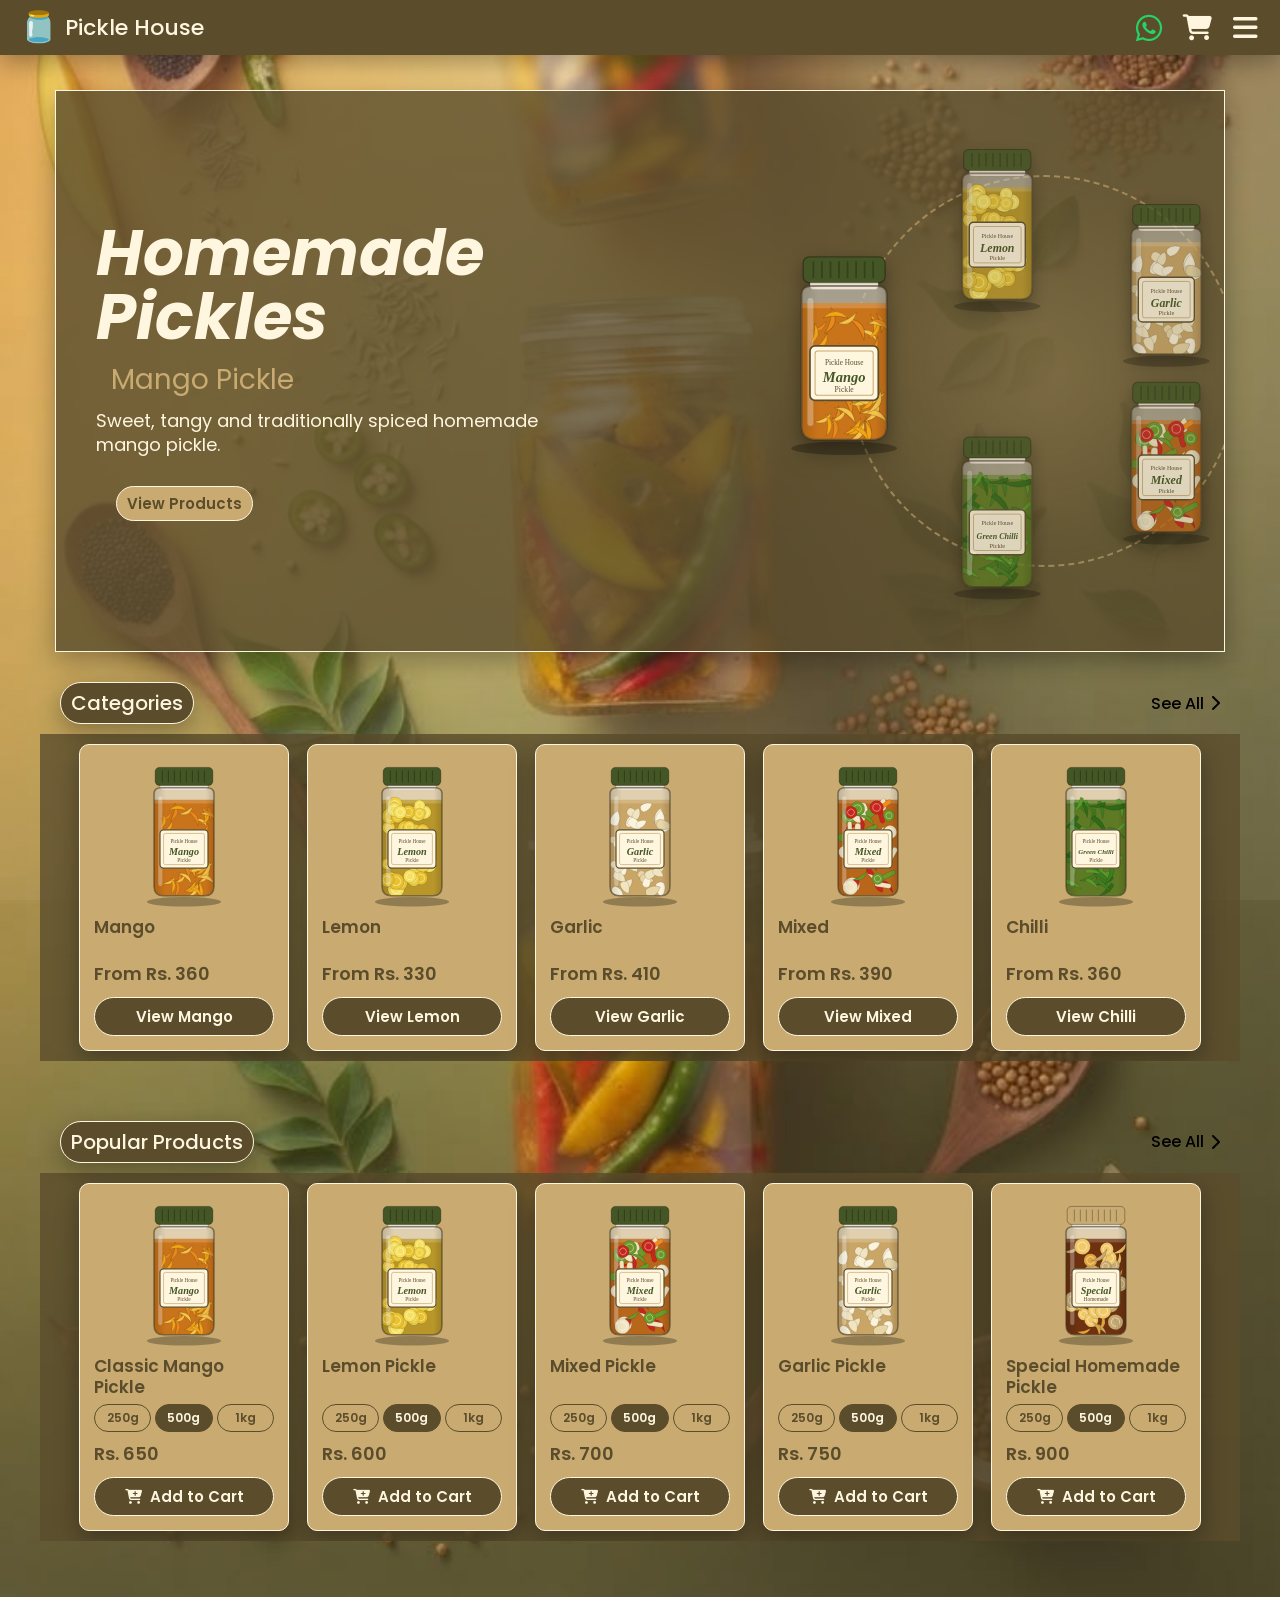
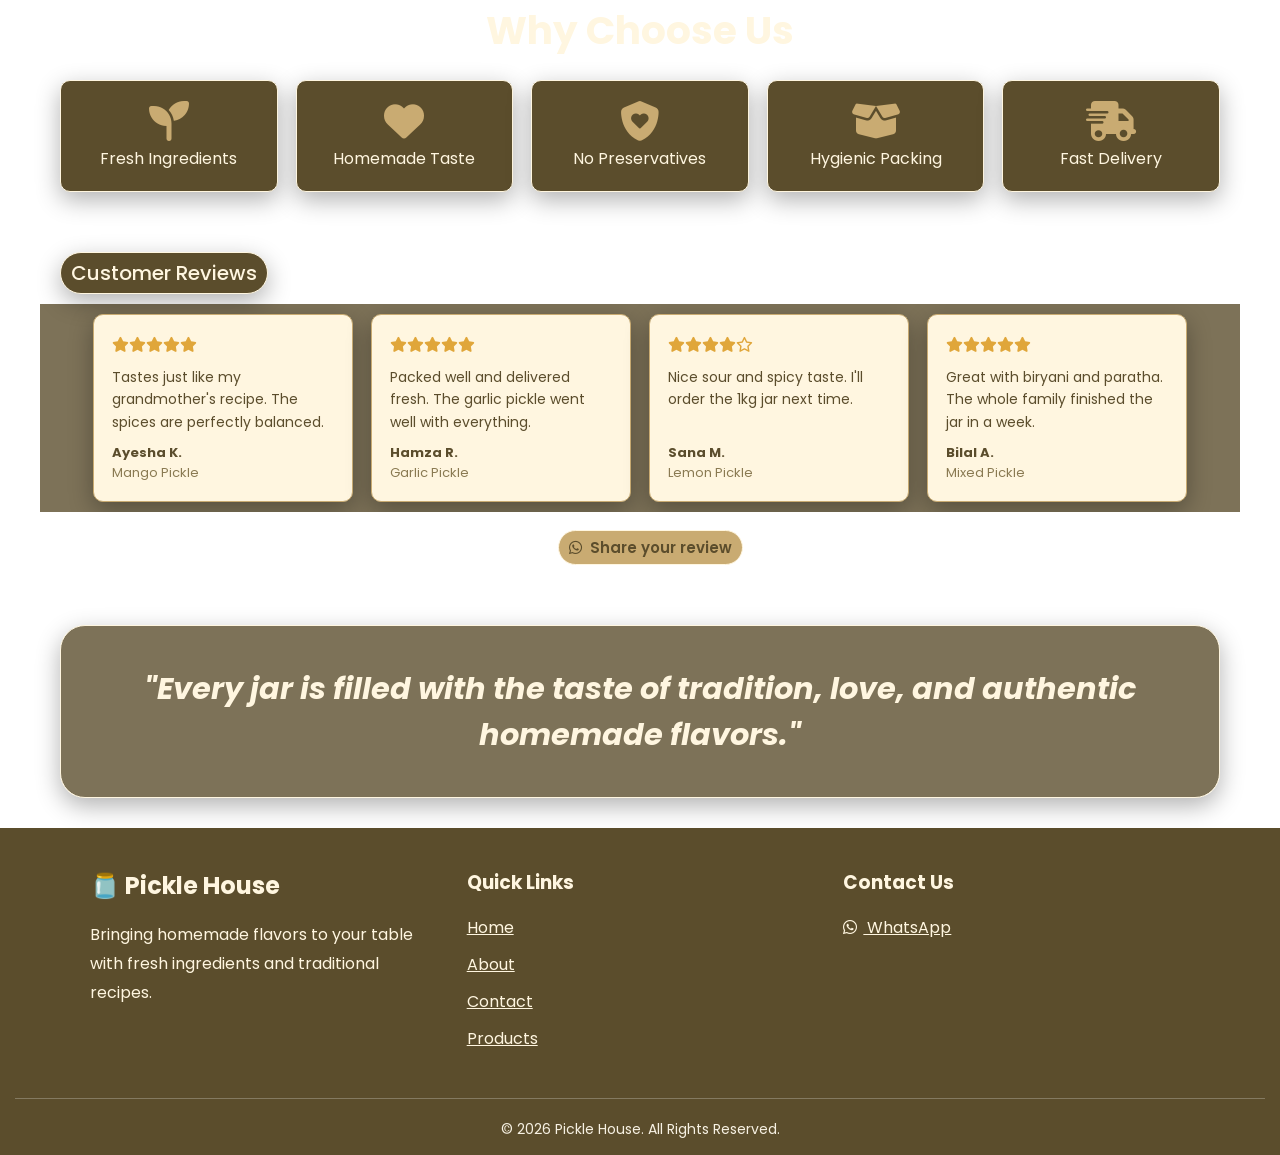
<file: index.html>
<!DOCTYPE html>
<html lang="en">
<head>
    <meta charset="UTF-8">
    <meta name="viewport" content="width=device-width, initial-scale=1.0">
    <title>Pickle House | Homemade Pickles</title>
    <meta name="description" content="Pickle House makes homemade mango, lemon, garlic, mixed and chilli pickles with fresh ingredients and traditional recipes. Order on WhatsApp.">
    <meta name="theme-color" content="#5b4d2c">
    <meta property="og:title" content="Pickle House | Homemade Pickles">
    <meta property="og:description" content="Pickle House makes homemade mango, lemon, garlic, mixed and chilli pickles with fresh ingredients and traditional recipes. Order on WhatsApp.">
    <meta property="og:type" content="website">
    <link rel="icon" href="images/favicon.svg" type="image/svg+xml">

    <!-- CSS -->
    <link rel="stylesheet" href="style.css">

    <!-- Font Awesome -->
    <link rel="stylesheet" href="https://cdnjs.cloudflare.com/ajax/libs/font-awesome/6.7.2/css/all.min.css">
</head>
<body>

<!-- ===========================
        NAVBAR
=========================== -->
<nav class="navbar">

    <a class="logo" href="index.html">
        <span class="logo-icon">🫙</span>
        <h2>Pickle House</h2>
    </a>

    <div class="nav-right">

        <!-- WhatsApp (number is set in script.js) -->
        <a href="https://wa.me/923372068698" class="whatsapp js-wa" aria-label="Chat on WhatsApp">
            <i class="fa-brands fa-whatsapp"></i>
        </a>

        <!-- Cart -->
        <button type="button" class="cart-btn" aria-label="Open cart">
            <i class="fa-solid fa-cart-shopping"></i>
            <span class="cart-count" hidden>0</span>
        </button>

        <!-- Hamburger -->
        <button type="button" class="hamburger" id="menu-btn" aria-label="Menu" aria-expanded="false">
            <i class="fa-solid fa-bars"></i>
        </button>

    </div>
</nav>

<!-- Menu (dropdown on mobile, inline links on desktop) -->
<div class="mobile-menu" id="mobile-menu">
    <a href="index.html">Home</a>
    <a href="#" data-open="aboutPopup">About</a>
    <a href="#" data-open="contactPopup">Contact</a>
    <a href="product.html">Products</a>
</div>

<!-- ===========================
        ABOUT POPUP
=========================== -->
<div class="popup" id="aboutPopup">
    <div class="popup-box" role="dialog" aria-modal="true" aria-label="About Pickle House">
        <button type="button" class="close" aria-label="Close">&times;</button>
        <h2>About Pickle House</h2>
        <p>
            Welcome to <strong>Pickle House</strong>! We prepare delicious homemade pickles using fresh ingredients, authentic spices, and traditional recipes. Every jar is packed with love and homemade goodness to bring rich flavors to your table.
        </p>
    </div>
</div>

<!-- ===========================
        CONTACT POPUP
=========================== -->
<div class="popup" id="contactPopup">
    <div class="popup-box" role="dialog" aria-modal="true" aria-label="Contact us">
        <button type="button" class="close" aria-label="Close">&times;</button>
        <h2>Contact Us</h2>
        <p>
            <i class="fa-solid fa-phone"></i>
            <span class="js-phone">+92 337 2068698</span>
        </p>
        <a href="https://wa.me/923372068698" class="order-btn js-wa">
            <i class="fa-brands fa-whatsapp"></i>
            WhatsApp Us
        </a>
    </div>
</div>

<!-- ===========================
        HERO SECTION
=========================== -->
<section id="home" class="hero">

    <div class="hero-content">
        <h1 class="hero-title">Homemade <br> Pickles</h1>
        <p id="changing-text">Mango Pickle</p>
        <p id="changing-description">
            Sweet, tangy and traditionally spiced homemade mango pickle.
        </p>
        <div class="hero-buttons">
            <a href="product.html" class="view-btn">View Products</a>
        </div>
    </div>

    <!-- Rotating jars are built in script.js -->
    <div class="hero-image">
        <div class="wheel-pos">
            <div class="wheel" id="wheel"></div>
        </div>
    </div>

</section>

<!-- ===========================
        CATEGORIES SECTION
=========================== -->
<section class="categories">

    <div class="section-header">
        <h3 class="item">Categories</h3>
        <a href="product.html" class="see-all">See All <i class="fa-solid fa-chevron-right"></i></a>
    </div>

    <div class="slider" id="categoryList"></div>

</section>

<!-- ===========================
        POPULAR PRODUCTS
=========================== -->
<section class="popular-products">

    <div class="section-header">
        <h3 class="item">Popular Products</h3>
        <a href="product.html" class="see-all">See All <i class="fa-solid fa-chevron-right"></i></a>
    </div>

    <div class="slider" id="popularList"></div>

</section>

<!-- ===========================
        WHY CHOOSE US
=========================== -->
<section class="why-choose-us">
    <div class="why-header">
        <h2>Why Choose Us</h2>
    </div>
    <div class="why-container">
        <div class="why-card"><i class="fa-solid fa-seedling"></i><p>Fresh Ingredients</p></div>
        <div class="why-card"><i class="fa-solid fa-heart"></i><p>Homemade Taste</p></div>
        <div class="why-card"><i class="fa-solid fa-shield-heart"></i><p>No Preservatives</p></div>
        <div class="why-card"><i class="fa-solid fa-box-open"></i><p>Hygienic Packing</p></div>
        <div class="why-card"><i class="fa-solid fa-truck-fast"></i><p>Fast Delivery</p></div>
    </div>
</section>

<!-- ===========================
        CUSTOMER REVIEWS
=========================== -->
<section class="reviews">

    <div class="section-header">
        <h3 class="item">Customer Reviews</h3>
    </div>

    <div class="slider review-slider" id="reviewList"></div>

    <div class="review-cta">
        <a href="#" class="view-btn js-review-wa"><i class="fa-brands fa-whatsapp"></i> Share your review</a>
    </div>

</section>

<!-- ===========================
        QUOTE SECTION
=========================== -->
<section class="quote">
    <div class="quote-content">
        <h3>
            "Every jar is filled with the taste of tradition, love, and authentic homemade flavors."
        </h3>
    </div>
</section>

<!-- ===========================
        FOOTER
=========================== -->
<footer class="footer">

    <div class="footer-container">

        <div class="footer-box">
            <h2>🫙 Pickle House</h2>
            <p>Bringing homemade flavors to your table with fresh ingredients and traditional recipes.</p>
        </div>

        <div class="footer-box">
            <h3>Quick Links</h3>
            <a href="index.html">Home</a>
            <a href="#" data-open="aboutPopup">About</a>
            <a href="#" data-open="contactPopup">Contact</a>
            <a href="product.html">Products</a>
        </div>

        <div class="footer-box">
            <h3>Contact Us</h3>
            <a href="#" class="js-facebook"><i class="fa-brands fa-facebook"></i> Facebook</a>
            <a href="#" class="js-instagram"><i class="fa-brands fa-instagram"></i> Instagram</a>
            <a href="https://wa.me/923372068698" class="js-wa"><i class="fa-brands fa-whatsapp"></i> WhatsApp</a>
        </div>

    </div>

    <hr>

    <p class="copyright">© 2026 Pickle House. All Rights Reserved.</p>

</footer>

<!-- JavaScript -->
<script src="script.js"></script>

</body>
</html>
</file>
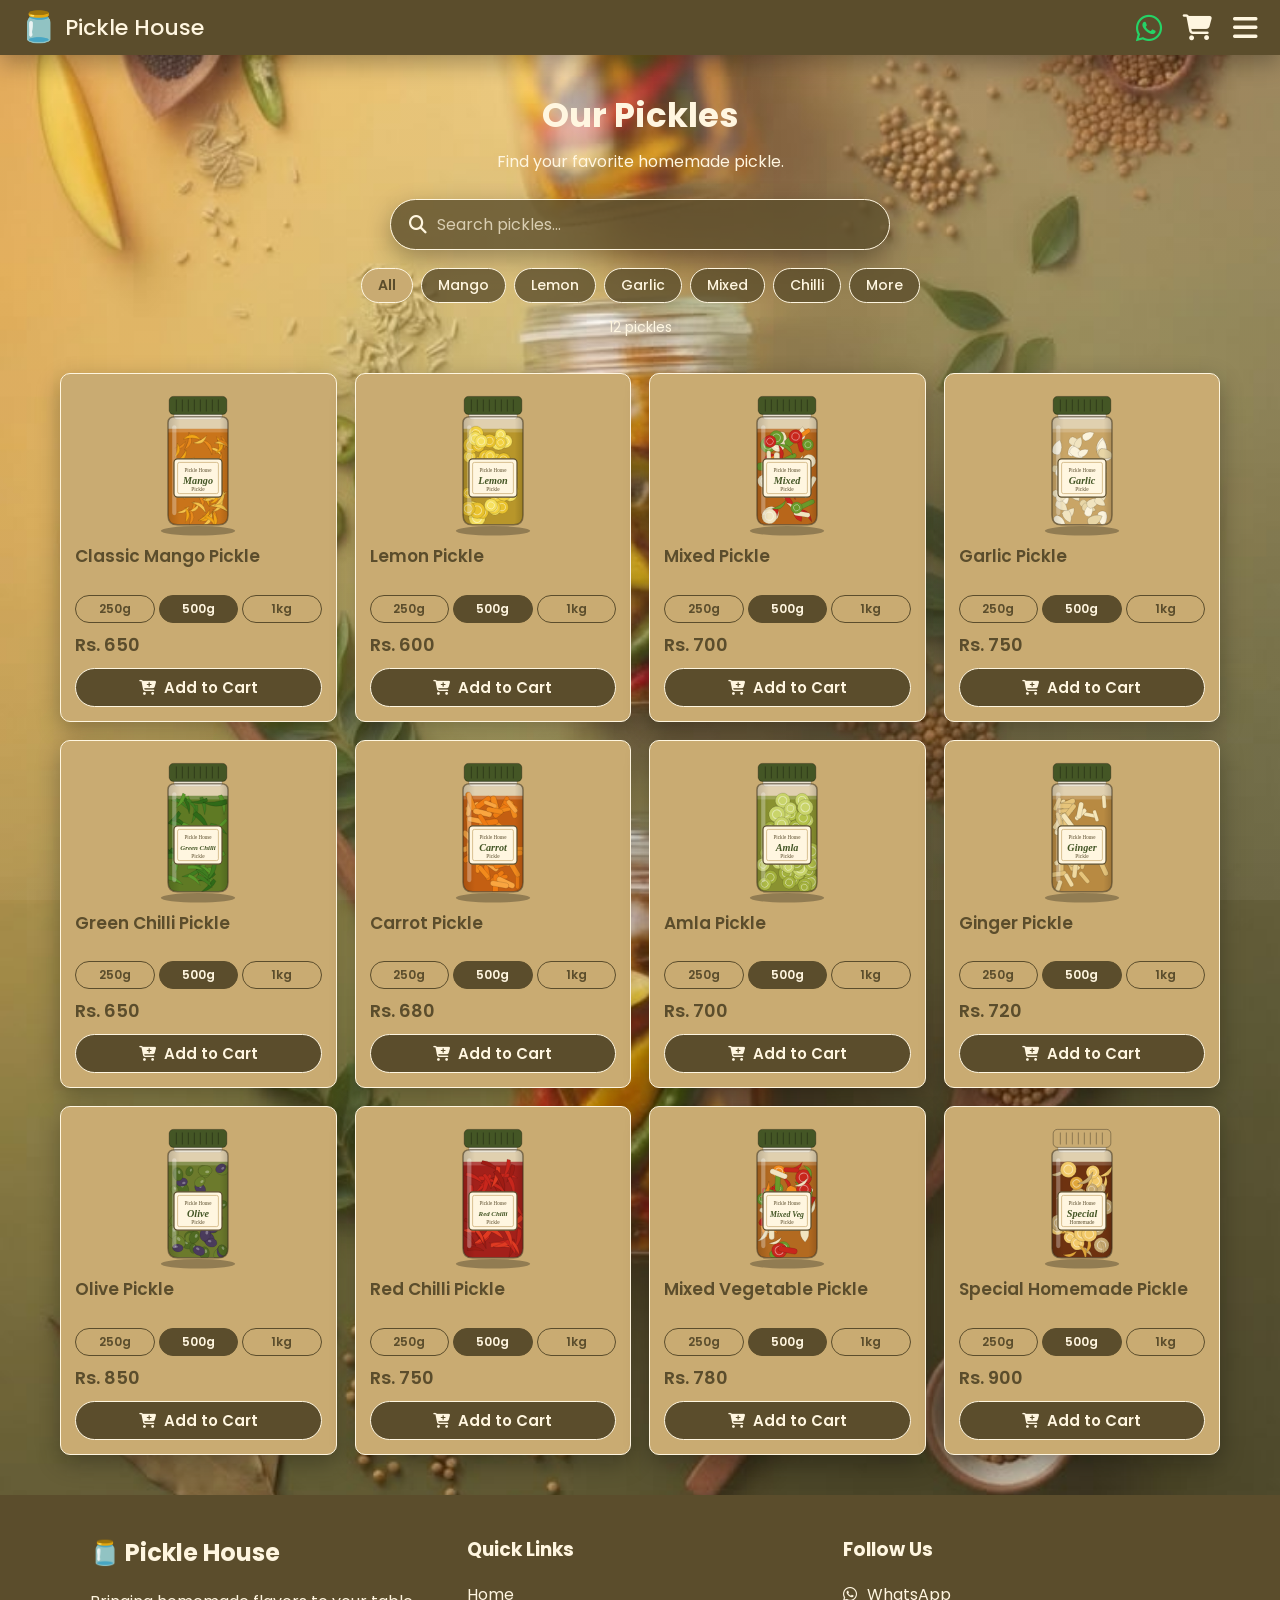
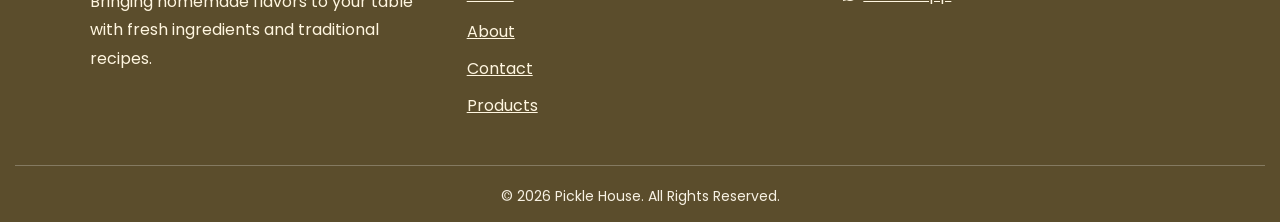
<file: product.html>
<!DOCTYPE html>
<html lang="en">
<head>
    <meta charset="UTF-8">
    <meta name="viewport" content="width=device-width, initial-scale=1.0">
    <title>Products | Pickle House</title>
    <meta name="description" content="Browse all Pickle House homemade pickles. Choose a jar size, add to cart and order on WhatsApp.">
    <meta name="theme-color" content="#5b4d2c">
    <meta property="og:title" content="Products | Pickle House">
    <meta property="og:description" content="Browse all Pickle House homemade pickles. Choose a jar size, add to cart and order on WhatsApp.">
    <meta property="og:type" content="website">
    <link rel="icon" href="images/favicon.svg" type="image/svg+xml">

    <!-- CSS -->
    <link rel="stylesheet" href="style.css">

    <!-- Font Awesome -->
    <link rel="stylesheet" href="https://cdnjs.cloudflare.com/ajax/libs/font-awesome/6.7.2/css/all.min.css">
</head>
<body>

<!-- ===========================
        NAVBAR
=========================== -->
<nav class="navbar">

    <a class="logo" href="index.html">
        <span class="logo-icon">🫙</span>
        <h2>Pickle House</h2>
    </a>

    <div class="nav-right">

        <!-- WhatsApp (number is set in script.js) -->
        <a href="https://wa.me/923372068698" class="whatsapp js-wa" aria-label="Chat on WhatsApp">
            <i class="fa-brands fa-whatsapp"></i>
        </a>

        <!-- Cart -->
        <button type="button" class="cart-btn" aria-label="Open cart">
            <i class="fa-solid fa-cart-shopping"></i>
            <span class="cart-count" hidden>0</span>
        </button>

        <!-- Hamburger -->
        <button type="button" class="hamburger" id="menu-btn" aria-label="Menu" aria-expanded="false">
            <i class="fa-solid fa-bars"></i>
        </button>

    </div>
</nav>

<!-- Menu (dropdown on mobile, inline links on desktop) -->
<div class="mobile-menu" id="mobile-menu">
    <a href="index.html">Home</a>
    <a href="#" data-open="aboutPopup">About</a>
    <a href="#" data-open="contactPopup">Contact</a>
    <a href="product.html">Products</a>
</div>

<!-- ===========================
        ABOUT POPUP
=========================== -->
<div class="popup" id="aboutPopup">
    <div class="popup-box" role="dialog" aria-modal="true" aria-label="About Pickle House">
        <button type="button" class="close" aria-label="Close">&times;</button>
        <h2>About Pickle House</h2>
        <p>
            Welcome to <strong>Pickle House</strong>! We prepare delicious homemade pickles using fresh ingredients, authentic spices, and traditional recipes. Every jar is packed with love and homemade goodness to bring rich flavors to your table.
        </p>
    </div>
</div>

<!-- ===========================
        CONTACT POPUP
=========================== -->
<div class="popup" id="contactPopup">
    <div class="popup-box" role="dialog" aria-modal="true" aria-label="Contact us">
        <button type="button" class="close" aria-label="Close">&times;</button>
        <h2>Contact Us</h2>
        <p>
            <i class="fa-solid fa-phone"></i>
            <span class="js-phone">+92 337 2068698</span>
        </p>
        <a href="https://wa.me/923372068698" class="order-btn js-wa">
            <i class="fa-brands fa-whatsapp"></i>
            WhatsApp Us
        </a>
    </div>
</div>

<!-- ===========================
        SEARCH SECTION
=========================== -->
<section class="search-section">

    <h1>Our Pickles</h1>
    <p>Find your favorite homemade pickle.</p>

    <div class="search-box">
        <i class="fa-solid fa-magnifying-glass"></i>
        <input type="search" id="searchInput" placeholder="Search pickles..." aria-label="Search pickles">
    </div>

    <div class="chips" id="chips" role="group" aria-label="Filter by type"></div>

    <p class="result-count" id="resultCount" aria-live="polite"></p>

</section>

<!-- ===========================
        ALL PRODUCTS
=========================== -->
<section class="all-products">

    <div class="products-grid" id="productsGrid"></div>

    <div class="no-results" id="noResults" hidden>
        <p>No pickles match your search.</p>
        <button type="button" class="view-btn" id="clearSearch">Show all pickles</button>
    </div>

</section>

<!-- ===========================
        FOOTER
=========================== -->
<footer class="footer">

    <div class="footer-container">

        <div class="footer-box">
            <h2>🫙 Pickle House</h2>
            <p>Bringing homemade flavors to your table with fresh ingredients and traditional recipes.</p>
        </div>

        <div class="footer-box">
            <h3>Quick Links</h3>
            <a href="index.html">Home</a>
            <a href="#" data-open="aboutPopup">About</a>
            <a href="#" data-open="contactPopup">Contact</a>
            <a href="product.html">Products</a>
        </div>

        <div class="footer-box">
            <h3>Follow Us</h3>
            <a href="#" class="js-facebook"><i class="fa-brands fa-facebook"></i> Facebook</a>
            <a href="#" class="js-instagram"><i class="fa-brands fa-instagram"></i> Instagram</a>
            <a href="https://wa.me/923372068698" class="js-wa"><i class="fa-brands fa-whatsapp"></i> WhatsApp</a>
        </div>

    </div>

    <hr>

    <p class="copyright">© 2026 Pickle House. All Rights Reserved.</p>

</footer>

<!-- JavaScript -->
<script src="script.js"></script>

</body>
</html>
</file>
<file: style.css>
/* ==========================
        GOOGLE FONT
========================== */

@import url('https://fonts.googleapis.com/css2?family=Poppins:wght@300;400;500;600;700;800&display=swap');


/* ==========================
        ROOT COLORS
========================== */

:root{

    --bg:#F7F1E3;
    --half-white:#fff6e0;
    --dark-green:#445625;
    --gold:#c9ab72;
    --brown:#5b4d2c;
    --white:#FFFFFF;
    --shadow:0 8px 25px rgba(0, 0, 0, 0.306);
    --radius:20px;

}


/* ==========================
        RESET
========================== */

*{

    margin:0;
    padding:0;
    box-sizing:border-box;
    font-family:'Poppins',sans-serif;

}

html{

    scroll-behavior:smooth;

}

body{

    background:
    linear-gradient(
    rgba(247, 241, 227, 0.096),
    rgba(247, 241, 227, 0.053)
    ),
    url("images/bg.jpeg");

    background-size:cover;
    background-position:center;
    background-repeat:no-repeat;
    background-attachment:fixed;

    color:var(--brown);

    overflow-x:hidden;

}

img{
    width:100%;
    display:block;
}
a{
    text-decoration:none;
}

section{
    padding:30px 20px;
}


/* ==========================
        NAVBAR
========================== */

.navbar{
    position:fixed;
    top:0;
    left:0;
    width:100%;
    height:55px;
    display:flex;
    justify-content:space-between;
    align-items:center;
    padding:18px 20px;
    background: #5b4d2c;
    backdrop-filter:blur(10px);
    box-shadow:var(--shadow);
    z-index:1000;
   

}


/* Logo */

.logo{
    color:inherit;
    display:flex;
    align-items:center;
    gap:8px;
}

.logo-icon{
    font-size:30px;

}

.logo h2{
    font-size:22px;
    color:var(--half-white);
    font-weight: 500;
}


/* Right Side */

.nav-right{
    display:flex;
    align-items:center;
    gap:18px;

}


/* WhatsApp */

.whatsapp{
    font-size:30px;
    color:#25D366;
    transition:.3s;

}

.whatsapp:hover{

    transform:scale(1.15);

}


/* Hamburger */

.hamburger{
    background:none;
    border:none;
    font-size:28px;
    color:var(--half-white);
    cursor:pointer;

}
/* mobile menu */
.mobile-menu{
    position:fixed;
    top:55px;
    right:0px;
   width:180px;
    background:#5b4d2c;
   border: 1px solid var(--half-white);
   border-top: none;
    display:none;
    flex-direction:column;
    box-shadow:0 8px 20px rgba(0,0,0,.3);
    z-index:999;

}

.mobile-menu.active{
    display:flex;
}

.mobile-menu a{
    color:#fff6e0;
    padding:15px;
    text-decoration:none;
    border-bottom:1px solid rgba(255,255,255,.2);
}

.mobile-menu a:last-child{
    border-bottom:none;
}

.mobile-menu a:hover{
    background:#c9ab72;
    color:#5b4d2c;
}

/* ==========================
        POPUP
========================== */

.popup{
    position:fixed;
    top:0;
    left:0;
    width:100%;
    height:100%;
    background:rgba(0,0,0,.45);
    display:none;
    justify-content:center;
    align-items:center;
    z-index:3000;
}

.popup.active{
    display:flex;
}
.popup-box{
    width:90%;
    max-width:360px;
    background:var(--half-white);
    padding:30px;
    border-radius:15px;
    text-align:center;
    position:relative;
    box-shadow:var(--shadow);
}
.popup-box h2{
    color:var(--brown);
    margin-bottom:20px;
}
.popup-box p{
    color:var(--brown);
    line-height:1.8;
    margin-bottom:20px;
}

.close{
    background:none;
    border:none;
    line-height:1;
    position:absolute;
    top:12px;
    right:18px;
    font-size:30px;
    cursor:pointer;
    color:var(--brown);
}

/* ==========================
        HERO
========================== */

/* ==========================
        HERO SECTION
========================== */

.hero{
   
    display:flex;
    justify-content:space-between;
    align-items:center;
     padding:20px 10px;
     padding-right:0px;
    overflow:hidden;
    position:relative;
    background-color: #5b4d2ccc;
    width:calc(100% - 30px);
    max-width:1170px;
    margin:90px auto 0;
    border: 1px solid var(--half-white);
    border-radius: 0px;
    box-shadow: var(--shadow);
}

/* ==========================
        LEFT SIDE
========================== */

.hero-content{
    width:50%;
    z-index:2;
}

.hero-title{
    font-size:clamp(34px, 9.5vw, 64px);
    font-style:italic;
    line-height:1;
    color:var(--half-white);
    margin-bottom:10px;
}

#changing-text{
    color:var(--gold);
    font-size:clamp(18px, 5vw, 28px);
    margin-bottom:5px;
    min-height:45px;
    padding-left:15px;
}

#changing-description{
    width:90%;
    font-size:clamp(13px, 3.4vw, 18px);
    line-height:1.3;
    color:var(--half-white);
    margin-bottom:30px;
    padding-right: 0px;
}

/* ==========================
        BUTTONS
========================== */


.view-btn{
    padding:5px 10px;
    border-radius:50px;
    font-weight:600;
    transition:.3s;
    background:var(--gold);
    border:1px solid var(--half-white);
    color:var(--brown);
    margin-left: 20px;
}

.view-btn:hover{

    background:#b89555;
}

/* ==========================
        SECTION TITLE
========================== */

.section-header{
    display:flex;
    justify-content:space-between;
    align-items:center;
    margin-bottom:10px;
    
}


.section-header h2{
    font-size:28px;
    color:var(--half-white);
  

}
.see-all{
    color: black;
    font-weight:500;
    display:flex;
    align-items:center;
    gap:6px;
    transition:.3s;
}


.see-all:hover{
    color: black;

}

/* ==========================
      ITEMS SECTION
========================== */

.categories{
    padding:30px 20px;
   

}

.item{
    color:var(--half-white);
    font-weight:500;
    background-color: #5b4d2c;
    padding: 5px 10px;
    border-radius: 40px;
    border: 1px solid var(--half-white);
    box-shadow: var(--shadow);
}


.slider{
    display:flex;
    gap:18px;
    overflow-x:auto;
    scroll-behavior:smooth;
    padding:10px;
    background-color: #5b4d2cc9;
    margin: 0 -20px;
}
.slider::-webkit-scrollbar{
    display:none;
}

/* ==========================
        Item CARDS
========================== */

.card{

    width:190px;
    background:var(--gold);
    border:1px solid var(--half-white);
    border-radius:10px;
    padding:18px;
    text-align:center;
    box-shadow:var(--shadow);
    transition:.3s;
    flex-shrink:0;
}


.card:hover{

    transform:translateY(-4px);

}


.card img{

    width:100px;
    height:100px;
    object-fit:cover;
    margin:auto;
    border-radius:18px;
}


.card h4{
    
    color:var(--brown);
    font-size: 18px;
    text-align: left;
    font-weight: 600;
}


.price{
    text-align: left;
    color:var(--brown);
    font-size:18px;
    font-weight:600;
    margin-bottom:15px;

}



/* ==========================
      ORDER BUTTON
========================== */

.order-btn{
    display:flex;
    justify-content:center;
    align-items:center;
    gap:8px;
    width:100%;
    background:#25D366;
    color:white;
    padding:6px;
    border-radius:50px;
    font-size:16px;
    font-weight:600;
    transition:.3s;

}


.order-btn:hover{
    background:#1fa955;
    transform:scale(1.03);
}
.order-btn i{
    font-size:20px;
}



/* ==========================
      CARD ANIMATION
========================== */

.card{
    transition:all .3s ease;
}
.card:hover{
    box-shadow:0 15px 30px rgba(0,0,0,.15);
}
/* ==========================
      WHY CHOOSE US
========================== */

.why-choose-us{
    padding:30px 20px;
}

.why-container{
    display:grid;
    grid-template-columns:repeat(3,1fr);
    gap:18px;

}
.why-header{
    text-align:center;
    margin-bottom:20px;
   color:var(--half-white);
   font-size: 26px;
}

.why-card{
    color:var(--half-white);
    background:var(--brown);
    padding:20px;
    border:1px solid var(--half-white);
    border-radius:10px;
    text-align:center;
    box-shadow:var(--shadow);
    transition:.3s;
}

.why-card:hover{
    transform:translateY(-8px);
}

.why-card i{
    font-size:40px;
    color:var(--gold);
    margin-bottom:5px;
}

/* ==========================
        QUOTE
========================== */

.quote{
    padding:30px 20px;
    text-align:center;
}

.quote-content{
     background-color: #5b4d2cc9;
    padding:20px 15px;
    border-radius:25px;
    border:1px solid var(--half-white);
    box-shadow:var(--shadow);
    color:var(--half-white);
    font-size:20px;
    line-height:1.5;
    font-style:italic;
}

/* ==========================
            FOOTER
========================== */

.footer{  
    background: var(--brown); 
    color:var(--half-white);
    padding:40px 15px 15px;
}

.footer-container{
    display:flex;
    flex-direction:column;
    gap:30px;

}
.footer-box h2,
.footer-box h3{
    margin-bottom:18px;
}
.footer-box p{
    line-height:1.8;
}

.footer-box a{
    display:block;
    color:var(--half-white);
    text-decoration:underline;
    margin-bottom:12px;
    transition:.3s;
}

.footer-box a:hover{
    color:var(--gold);
    padding-left:5px;
}

/* Social Icons */
.footer-social{
    display:flex;
    gap:15px;
    margin-top:15px;
}
.footer-social a{
    width:45px;
    height:45px;
    border-radius:50%;
    display:flex;
    justify-content:center;
    align-items:center;
    background:rgba(255,255,255,.15);
    color:white;
    font-size:20px;
    transition:.3s;
}
.footer-social a:hover{
    background:var(--gold);
    color:white;
}

/* Divider */
.footer hr{
    border:none;
    height:1px;
    background:rgba(255,255,255,.25);
    margin:35px 0 20px;
}

/* Copyright */
.copyright{
    text-align:center;
    font-size:14px;
    color:#F7F1E3;
}


/* ==========================
        SEARCH SECTION
========================== */

.search-section{
    padding:90px 20px 25px;
    text-align:center;
}

.search-section h1{
    font-size:34px;
    color:var(--half-white);
    margin-bottom:8px;
}

.search-section p{
    color:var(--half-white);
    margin-bottom:25px;
    font-size:16px;
}

.search-box{
    width:100%;
    max-width:500px;
    margin:auto;
    display:flex;
    align-items:center;
    gap:10px;
    background-color: #5b4d2cca;
    border-radius:50px;
    border:1px solid var(--half-white);
    padding:12px 18px;
    box-shadow:var(--shadow);
}

.search-box i{
    color:var(--half-white);
    font-size:18px;
}

.search-box input{
    flex:1;
    border:none;
    outline:none;
    background:transparent;
    font-size:16px;
    color:var(--half-white);
}

.search-box input::placeholder{
    color:#9f9f9f;
}


/* ==========================
      PRODUCTS GRID
========================== */

.all-products{
    padding:10px 20px 40px;
}

.products-grid{
    display:grid;
    grid-template-columns:repeat(2,1fr);
    gap:18px;
}


/* Make cards fill the grid */

.products-grid .card{
    width:100%;
}


/* ==========================
      RESPONSIVE
========================== */

@media (min-width:768px){

    .products-grid{

        grid-template-columns:repeat(3,1fr);

    }

}

@media (min-width:1024px){

    .products-grid{

        grid-template-columns:repeat(4,1fr);

    }

}
/* ==========================================================
   ADDED: accessibility, buttons, cart, hero wheel, reviews,
   product filters and desktop layout
========================================================== */
:focus-visible{
    outline:3px solid var(--gold);
    outline-offset:2px;
}
[hidden]{ display:none !important; }
body.no-scroll{ overflow:hidden; }

.view-btn{
    display:inline-block;
    cursor:pointer;
    font-size:15px;
    font-family:inherit;
}
.view-btn i{ margin-right:4px; }
button.view-btn{ margin-left:0; }

/* ---------- navbar extras ---------- */
.cart-btn{
    position:relative;
    background:none;
    border:none;
    color:var(--half-white);
    font-size:26px;
    cursor:pointer;
    line-height:1;
}
.cart-count{
    position:absolute;
    top:-8px;
    right:-10px;
    min-width:20px;
    height:20px;
    padding:0 5px;
    border-radius:20px;
    background:var(--gold);
    color:var(--brown);
    font-size:12px;
    font-weight:700;
    display:flex;
    align-items:center;
    justify-content:center;
}
.cart-btn.bump{ animation:bump .35s ease; }
@keyframes bump{
    40%{ transform:scale(1.25); }
}

/* ---------- hero jar wheel ---------- */
.hero-image{
    position:relative;
    width:50%;
    height:min(62vw, 320px);
    flex-shrink:0;
}
.wheel-pos{
    position:absolute;
    top:50%;
    right:-48%;
    width:150%;
    aspect-ratio:1;
    transform:translateY(-50%);
    container-type:inline-size;
}
.wheel{
    position:absolute;
    inset:0;
    transform:rotate(var(--w, 0deg));
    transition:transform .9s cubic-bezier(.6,.05,.25,1);
}
.wheel::before{
    content:"";
    position:absolute;
    inset:15%;
    border-radius:50%;
    border:2px dashed rgba(201,171,114,.6);
    background:radial-gradient(circle, rgba(201,171,114,.22), transparent 70%);
}
.wheel-jar{
    position:absolute;
    top:50%;
    left:50%;
    width:26%;
    padding:0;
    border:0;
    background:none;
    cursor:pointer;
    opacity:.8;
    transform:translate(-50%,-50%) rotate(var(--a)) translateX(33cqw) rotate(calc(-1 * var(--a) - var(--w, 0deg)));
    transition:transform .9s cubic-bezier(.6,.05,.25,1), scale .6s ease, opacity .6s ease;
}
.wheel-jar img{ filter:drop-shadow(0 6px 8px rgba(0,0,0,.35)); }
.wheel-jar.is-active{
    scale:1.22;
    opacity:1;
    z-index:2;
}

/* ---------- cards ---------- */
.slider{ justify-content:safe center; }
.card h4{ min-height:2.5em; line-height:1.25; font-size:16px; }
.product-card, .category-card{
    display:flex;
    flex-direction:column;
    color:inherit;
    padding:14px;
}
.product-card h4, .category-card h4{ flex-grow:1; }
.product-card .price, .category-card .price{ margin-bottom:10px; }
.product-card img, .category-card img{
    width:100%;
    height:130px;
    object-fit:contain;
    border-radius:0;
    margin-bottom:8px;
}
.sizes{
    display:flex;
    gap:4px;
    margin:6px 0 8px;
}
.size-btn{
    flex:1;
    font-size:12px;
    font-weight:600;
    padding:4px 0;
    border-radius:20px;
    border:1px solid var(--brown);
    background:transparent;
    color:var(--brown);
    cursor:pointer;
    transition:.2s;
}
.size-btn.active{
    background:var(--brown);
    color:var(--half-white);
}
.add-btn, .browse-btn{
    display:flex;
    justify-content:center;
    align-items:center;
    gap:8px;
    width:100%;
    padding:7px;
    border:1px solid var(--half-white);
    border-radius:50px;
    background:var(--brown);
    color:var(--half-white);
    font-size:15px;
    font-weight:600;
    cursor:pointer;
    transition:.3s;
}
.add-btn:hover, .browse-btn:hover,
.category-card:hover .browse-btn{
    background:var(--dark-green);
}
.card[hidden]{ display:none; }

/* ---------- why us (5 cards, no orphan row on phones) ---------- */
.why-container{ grid-template-columns:repeat(6,1fr); }
.why-card{ grid-column:span 2; }
.why-card:nth-child(4){ grid-column:2 / span 2; }
.why-card:nth-child(5){ grid-column:4 / span 2; }
.why-card p{ font-size:14px; }

/* ---------- reviews ---------- */
.review-slider{ align-items:stretch; }
.review-card{
    width:260px;
    flex-shrink:0;
    background:var(--half-white);
    border:1px solid var(--gold);
    border-radius:10px;
    padding:18px;
    box-shadow:var(--shadow);
    display:flex;
    flex-direction:column;
    gap:10px;
}
.stars{ color:#e0a63a; font-size:15px; }
.review-card blockquote{
    font-size:14px;
    line-height:1.6;
    flex-grow:1;
}
.review-card figcaption{
    display:flex;
    flex-direction:column;
    font-size:13px;
}
.review-card figcaption span{ color:#8a7a52; }
.review-cta{ text-align:center; margin-top:18px; }

/* ---------- product page: chips + empty state ---------- */
.chips{
    display:flex;
    flex-wrap:wrap;
    justify-content:center;
    gap:8px;
    margin:18px auto 0;
    max-width:560px;
}
.chip{
    padding:6px 16px;
    border-radius:50px;
    border:1px solid var(--half-white);
    background:#5b4d2cca;
    color:var(--half-white);
    font-size:14px;
    font-weight:500;
    cursor:pointer;
    transition:.2s;
}
.chip.active{
    background:var(--gold);
    color:var(--brown);
    font-weight:600;
}
.result-count{
    margin:14px 0 0 !important;
    font-size:14px !important;
    margin-bottom:0 !important;
}
.search-box input::placeholder{ color:#d9ceb2; }
.no-results{
    text-align:center;
    color:var(--half-white);
    background:#5b4d2cc9;
    border:1px solid var(--half-white);
    border-radius:15px;
    padding:30px 20px;
    max-width:420px;
    margin:10px auto;
}
.no-results p{ margin-bottom:15px; }

/* ---------- cart drawer ---------- */
.cart-overlay{
    position:fixed;
    inset:0;
    background:rgba(0,0,0,.45);
    opacity:0;
    pointer-events:none;
    transition:opacity .3s;
    z-index:3500;
}
.cart-overlay.open{ opacity:1; pointer-events:auto; }
.cart-drawer{
    position:fixed;
    top:0;
    right:0;
    height:100%;
    width:min(100%, 400px);
    background:var(--bg);
    color:var(--brown);
    display:flex;
    flex-direction:column;
    transform:translateX(100%);
    transition:transform .3s ease;
    z-index:3600;
    box-shadow:-8px 0 25px rgba(0,0,0,.3);
    visibility:hidden;
}
.cart-drawer.open{ transform:none; visibility:visible; }
.cart-head{
    display:flex;
    justify-content:space-between;
    align-items:center;
    background:var(--brown);
    color:var(--half-white);
    padding:14px 18px;
}
.cart-head h3{ font-size:18px; font-weight:500; }
.cart-close{
    background:none;
    border:none;
    color:var(--half-white);
    font-size:32px;
    line-height:1;
    cursor:pointer;
}
.cart-items{
    flex:1;
    overflow-y:auto;
    padding:10px 16px;
}
.cart-empty{
    text-align:center;
    padding:50px 10px;
}
.cart-empty i{ font-size:46px; color:var(--gold); margin-bottom:12px; }
.cart-empty p{ margin-bottom:18px; }
.cart-empty .view-btn{ margin:0; }
.cart-row{
    display:flex;
    gap:12px;
    align-items:center;
    padding:12px 0;
    border-bottom:1px solid rgba(91,77,44,.2);
}
.cart-row img{
    width:56px;
    height:64px;
    object-fit:contain;
    flex-shrink:0;
}
.cart-info{ flex:1; min-width:0; }
.cart-info h4{ font-size:14px; line-height:1.3; }
.cart-info p{ font-size:13px; margin:2px 0 6px; }
.qty{ display:inline-flex; align-items:center; gap:10px; }
.qty button{
    width:26px;
    height:26px;
    border-radius:50%;
    border:1px solid var(--brown);
    background:transparent;
    color:var(--brown);
    cursor:pointer;
    font-size:11px;
}
.qty span{ min-width:16px; text-align:center; font-weight:600; }
.cart-line{
    display:flex;
    flex-direction:column;
    align-items:flex-end;
    gap:10px;
    font-size:14px;
}
.remove{
    background:none;
    border:none;
    color:#a3201a;
    cursor:pointer;
    font-size:15px;
}
.cart-foot{
    padding:14px 18px 18px;
    border-top:2px solid var(--gold);
    background:var(--half-white);
}
.cart-total{
    display:flex;
    justify-content:space-between;
    font-size:18px;
    margin-bottom:10px;
}
.cart-foot label{
    display:block;
    font-size:13px;
    font-weight:500;
    margin:8px 0 3px;
}
.cart-foot input,
.cart-foot textarea{
    width:100%;
    padding:8px 10px;
    border:1px solid var(--gold);
    border-radius:8px;
    background:var(--white);
    color:var(--brown);
    font-size:14px;
    resize:none;
}
.cart-foot .order-btn{ margin-top:14px; padding:10px; }
.clear-btn{
    display:block;
    margin:10px auto 0;
    background:none;
    border:none;
    color:var(--brown);
    text-decoration:underline;
    font-size:13px;
    cursor:pointer;
}

/* ---------- toast ---------- */
.toast{
    position:fixed;
    left:50%;
    top:68px;
    transform:translate(-50%, -20px);
    max-width:90%;
    background:var(--dark-green);
    color:var(--half-white);
    padding:10px 18px;
    border-radius:50px;
    font-size:14px;
    box-shadow:var(--shadow);
    opacity:0;
    pointer-events:none;
    transition:.3s;
    z-index:5000;
}
.toast.show{ opacity:1; transform:translate(-50%, 0); }

/* ---------- footer ---------- */
.footer-box a i{ margin-right:6px; }
.footer-container, .copyright{ max-width:1100px; margin-inline:auto; }

/* ---------- main sections stay centred on wide screens ---------- */
.categories, .popular-products, .why-choose-us, .reviews, .quote,
.search-section, .all-products{
    max-width:1200px;
    margin-inline:auto;
}

/* ==========================================================
   TABLET / DESKTOP
========================================================== */
@media (min-width:768px){
    .hero{ padding:40px 20px 40px 40px; }
    .hero-image{ height:480px; }
    .wheel-pos{ right:-120px; width:560px; }
    .wheel-jar{ transform:translate(-50%,-50%) rotate(var(--a)) translateX(27cqw) rotate(calc(-1 * var(--a) - var(--w, 0deg))); width:25%; }
    .card{ width:210px; }
    .product-card img, .category-card img{ height:150px; }
    .card h4{ font-size:17px; }
    .section-header .item{ font-size:20px; }
    .why-container{ grid-template-columns:repeat(5,1fr); }
    .why-card, .why-card:nth-child(4), .why-card:nth-child(5){ grid-column:auto; }
    .why-card p{ font-size:16px; }
    .quote-content{ font-size:26px; padding:40px 60px; }
    .footer-container{ flex-direction:row; justify-content:space-between; }
    .footer-box{ flex:1; }
}

@media (min-width:900px){
    
}

@media (prefers-reduced-motion: reduce){
    *{ transition-duration:.01ms !important; animation-duration:.01ms !important; scroll-behavior:auto !important; }
}

/* keep icon buttons tappable even before the icon font loads */
.cart-btn, .hamburger, .whatsapp{ min-width:30px; min-height:30px; display:inline-flex; align-items:center; justify-content:center; }
</file>
